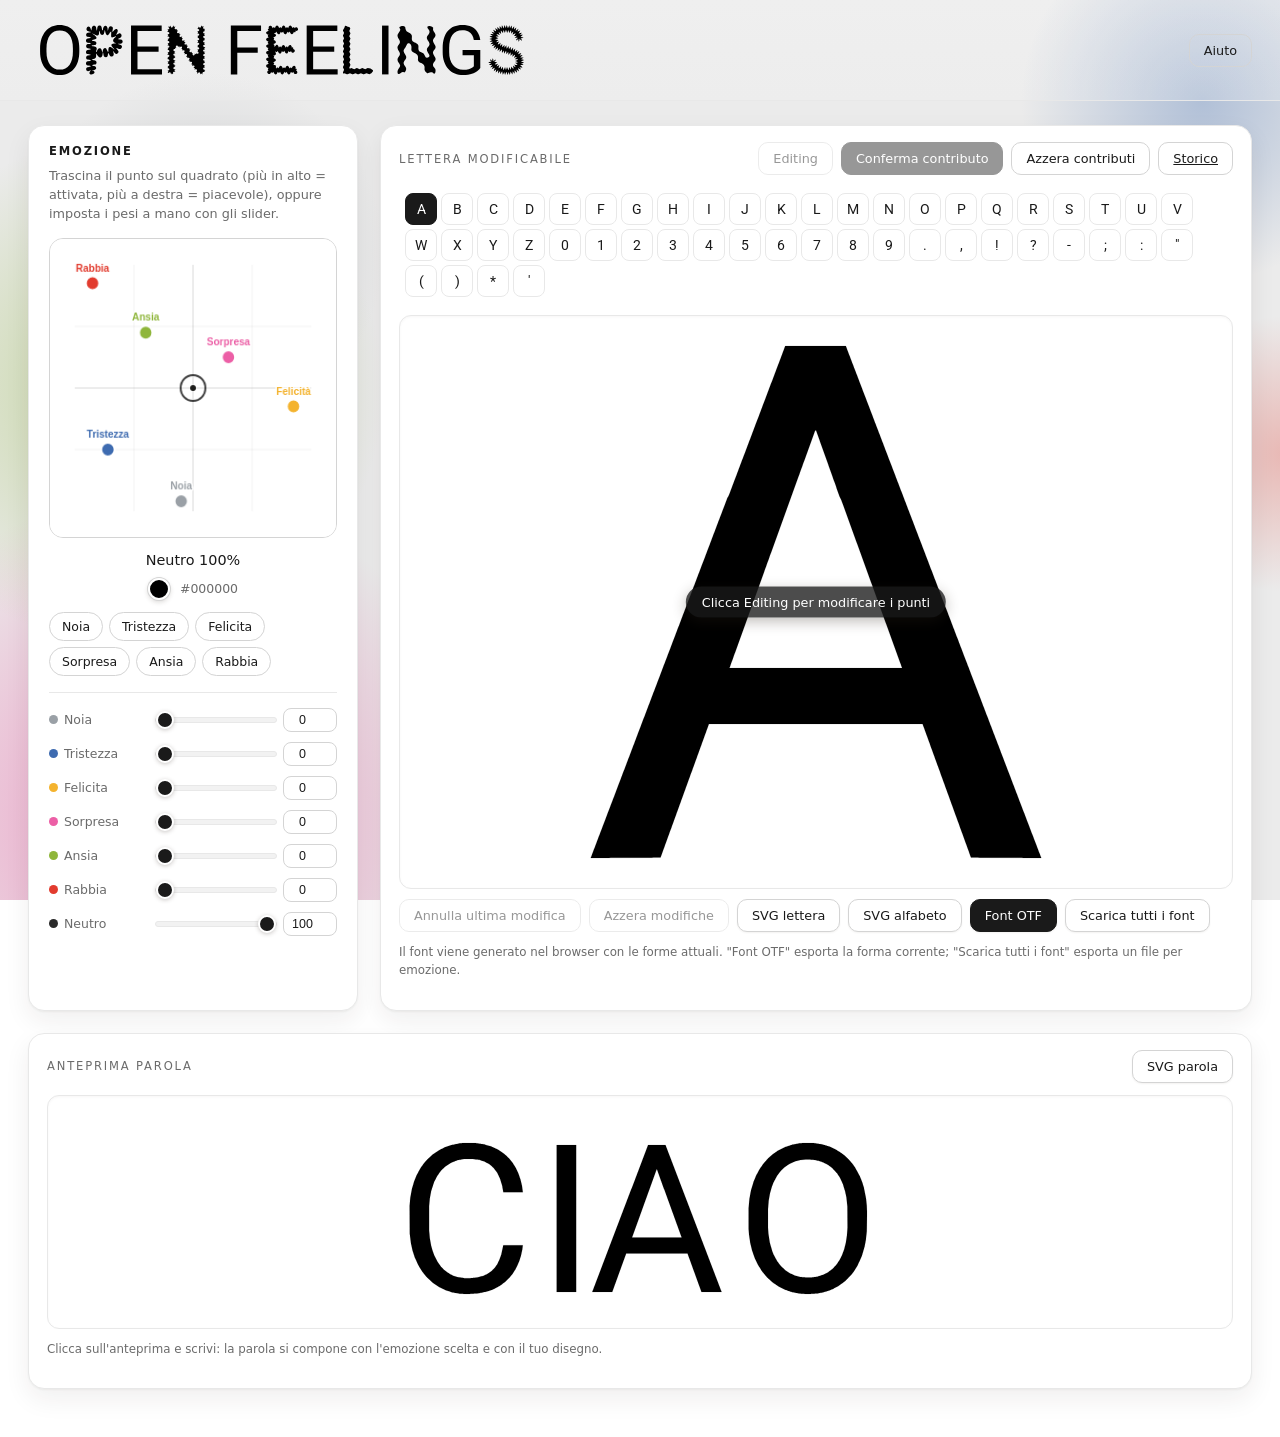
<file: index.html>
<!doctype html>
<html lang="it">
<head>
  <meta charset="utf-8" />
  <meta name="viewport" content="width=device-width, initial-scale=1" />
  <title>Open Feelings</title>
  <link rel="preconnect" href="https://fonts.googleapis.com" />
  <link rel="preconnect" href="https://fonts.gstatic.com" crossorigin />
  <link href="https://fonts.googleapis.com/css2?family=Fraunces:opsz,wght@9..144,500;9..144,600;9..144,700&display=swap" rel="stylesheet" />
  <link href="https://fonts.googleapis.com/css2?family=Roboto:wght@400;500;700&display=swap" rel="stylesheet" />
  <link rel="stylesheet" href="css/style.css" />
</head>
<body>
  <canvas id="mesh" aria-hidden="true"></canvas>
  <header class="topbar">
    <div class="topbar-inner">
      <picture>
        <source media="(max-width: 980px)" srcset="logo/Senza%20titolo-3.svg">
        <img src="logo/Senza%20titolo-2.svg" alt="Logo" class="topbar-logo" />
      </picture>
    </div>
    <div class="topbar-actions">
      <button id="btnHelp" class="btn ghost" type="button" aria-label="Come funziona l'app">Aiuto</button>
    </div>
  </header>

  <main class="layout editor-layout">
    <div class="card area-emo">
      <h2>Emozione</h2>
      <p class="hint">Trascina il punto sul quadrato (più in alto = attivata, più a destra = piacevole), oppure imposta i pesi a mano con gli slider.</p>
      <div class="pad-wrap">
        <canvas id="pad" width="300" height="300" aria-label="Quadrato delle emozioni: valenza per attivazione"></canvas>
        <div id="pad-readout" class="readout"></div>
      </div>
      <div class="color-readout" aria-live="polite">
        <span class="swatch" id="color-swatch"></span>
        <span id="color-hex" class="color-hex">—</span>
      </div>
      <div class="chip-row" id="emotion-chips"></div>
      <hr class="card-divider" />
      <div class="weight-list" id="weight-sliders"></div>
    </div>

    <div class="card stage-card area-let">
      <div class="stage-toolbar">
        <span class="stage-title">Lettera modificabile</span>
        <div class="toolbar-actions">
          <button id="btnEditing" class="btn ghost" type="button" aria-pressed="false">Editing</button>
          <button id="btnContribute" class="btn primary" type="button">Conferma contributo</button>
          <button id="btnCommunity" class="btn ghost" type="button" aria-label="Cancella tutti i contributi salvati">Azzera contributi</button>
          <a id="btnHistory" class="btn ghost" href="storico.html">Storico</a>
        </div>
      </div>
      <div class="letter-palette" id="letter-palette"></div>
      <div class="canvas-frame" id="canvas-frame">
        <canvas id="editor" width="720" height="560" aria-label="Lettera modificabile: scegli un'emozione, poi attiva Editing per spostare i punti"></canvas>
        <div class="editor-hint" id="editor-hint">Scegli un'emozione, poi clicca Editing per modificare i punti</div>
        <span class="fullscreen-label">Tocca per uscire</span>
        <button id="btnFullscreen" class="fullscreen-btn" type="button" aria-label="Schermo intero">
          <svg width="20" height="20" viewBox="0 0 24 24" fill="none" stroke="currentColor" stroke-width="2" stroke-linecap="round" stroke-linejoin="round"><path d="M8 3H5a2 2 0 0 0-2 2v3"/><path d="M21 8V5a2 2 0 0 0-2-2h-3"/><path d="M3 16v3a2 2 0 0 0 2 2h3"/><path d="M16 21h3a2 2 0 0 0 2-2v-3"/></svg>
        </button>
      </div>
      <div class="btn-row tools-actions">
        <button id="btnUndo" class="btn ghost" type="button" aria-label="Annulla l'ultima modifica">Annulla ultima modifica</button>
        <button id="btnReset" class="btn ghost" type="button" aria-label="Azzera le modifiche">Azzera modifiche</button>
        <button id="btnSvgLetter" class="btn" type="button">SVG lettera</button>
        <button id="btnSvgAlphabet" class="btn" type="button">SVG alfabeto</button>
        <button id="btnFont" class="btn primary" type="button">Font OTF</button>
        <button id="btnFontAll" class="btn" type="button">Scarica tutti i font</button>
      </div>
      <p class="hint small">Il font viene generato nel browser con le forme attuali. "Font OTF" esporta la forma corrente; "Scarica tutti i font" esporta un file per emozione.</p>
    </div>

    <div class="card stage-card area-scr">
      <div class="stage-toolbar">
        <span class="stage-title">Anteprima parola</span>
        <div class="toolbar-actions">
          <button id="btnSvgWord" class="btn" type="button">SVG parola</button>
        </div>
      </div>
      <div class="canvas-frame preview-frame">
        <canvas id="preview" width="900" height="220" aria-label="Anteprima della parola scritta"></canvas>
        <input type="text" id="word-input" class="word-overlay" value="CIAO" maxlength="40" aria-label="Scrivi la parola da anteprime" />
      </div>
      <p class="hint small">Clicca sull'anteprima e scrivi: la parola si compone con l'emozione scelta e con il tuo disegno.</p>
    </div>
  </main>

  <dialog id="helpDialog" class="dialog">
    <div class="dialog-inner">
      <h2>Come funziona</h2>
      <ol>
        <li><b>Emozione</b>: trascina il punto sul quadrato (valenza × attivazione) o tocca una delle sei emozioni.</li>
        <li><b>Modifica</b>: seleziona un'emozione al 100%, attiva Editing e sposta i punti condivisi della lettera in modo controllato.</li>
        <li><b>Contribuisci</b>: conferma il contributo: si salva sull'emozione in cui ti trovi e si somma alla media di quelli già salvati sul computer.</li>
        <li><b>Scrivi</b>: componi una parola con la forma corrente.</li>
        <li><b>Esporta</b>: scarica la lettera o la parola in SVG, o il font OTF con tutte le forme attuali.</li>
      </ol>
      <p class="hint">Il sistema dei punti condivisi mantiene la fedeltà al segno originale: il gesto libero diventa uno spostamento misurato dei punti.</p>
      <button class="btn primary" id="btnCloseHelp" type="button">Chiudi</button>
    </div>
  </dialog>
  <script src="js/app.js"></script>
  <div id="toast" class="toast" role="status" aria-live="polite"></div>
</body>
</html>
</file>
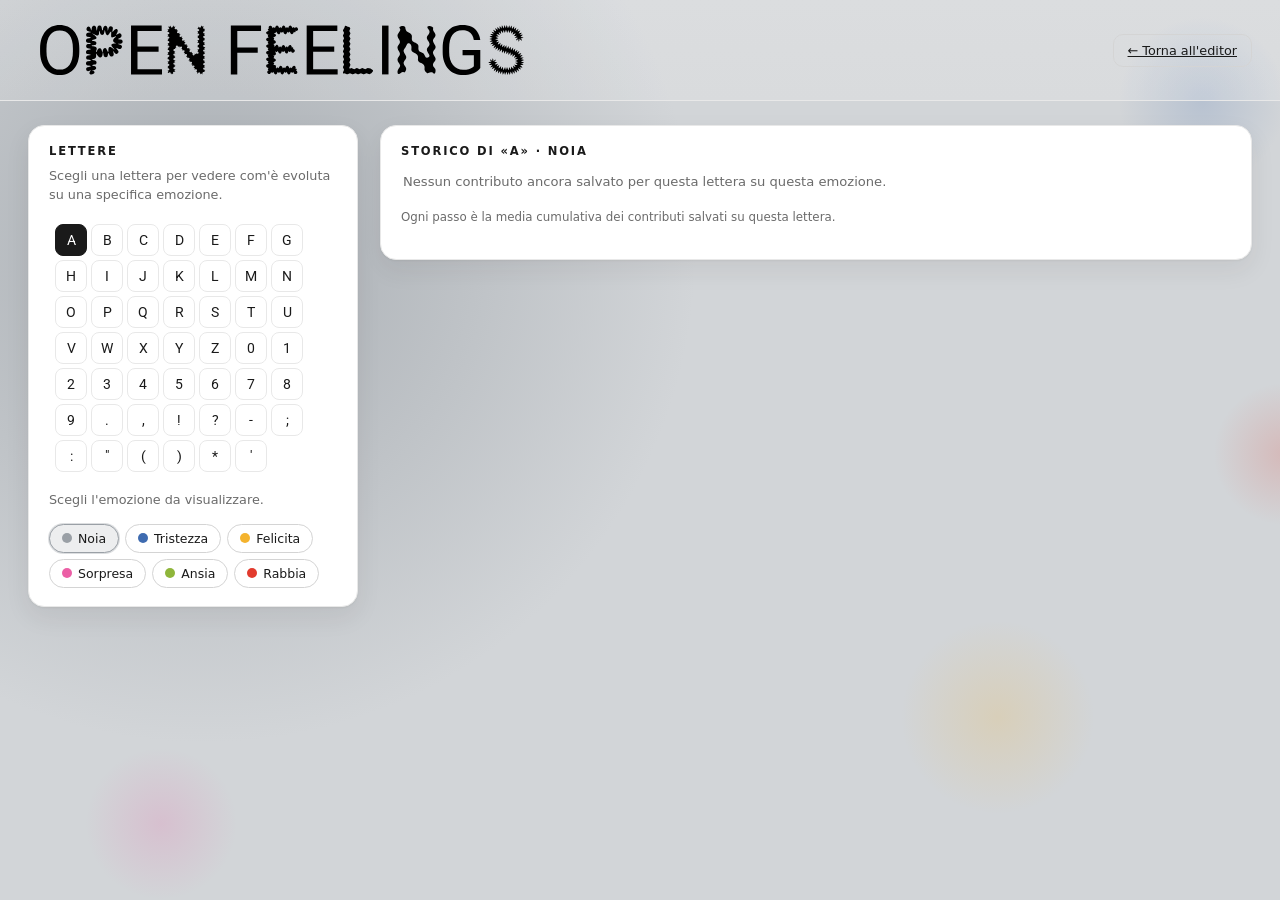
<file: storico.html>
<!doctype html>
<html lang="it">
<head>
  <meta charset="utf-8" />
  <meta name="viewport" content="width=device-width, initial-scale=1" />
  <title>Open Feelings · Storico dei contributi</title>
  <link rel="preconnect" href="https://fonts.googleapis.com" />
  <link rel="preconnect" href="https://fonts.gstatic.com" crossorigin />
  <link href="https://fonts.googleapis.com/css2?family=Fraunces:opsz,wght@9..144,500;9..144,600;9..144,700&display=swap" rel="stylesheet" />
  <link href="https://fonts.googleapis.com/css2?family=Roboto:wght@400;500;700&display=swap" rel="stylesheet" />
  <link rel="stylesheet" href="css/style.css" />
</head>
<body class="history-page">
  <canvas id="mesh" aria-hidden="true"></canvas>
  <header class="topbar">
    <div class="topbar-inner">
      <picture>
        <source media="(max-width: 980px)" srcset="logo/Senza%20titolo-3.svg">
        <img src="logo/Senza%20titolo-2.svg" alt="Logo" class="topbar-logo" />
      </picture>
    </div>
    <div class="topbar-actions">
      <a class="btn ghost" href="index.html" aria-label="Torna all'editor">← Torna all'editor</a>
    </div>
  </header>

  <main class="layout">
    <section class="panel controls">
      <div class="card">
        <h2>Lettere</h2>
        <p class="hint">Scegli una lettera per vedere com'è evoluta su una specifica emozione.</p>
        <div class="letter-palette" id="history-letters"></div>
        <p class="hint">Scegli l'emozione da visualizzare.</p>
        <div class="chip-row" id="history-emotions"></div>
      </div>
    </section>
    <section class="panel stage">
      <div class="card">
        <h2 id="history-heading">Storico</h2>
        <div class="history-list" id="history-list"></div>
        <p class="hint small">Ogni passo è la media cumulativa dei contributi salvati su questa lettera.</p>
      </div>
    </section>
  </main>

  <script src="js/app.js"></script>
  <script src="js/storico.js"></script>
</body>
</html>
</file>
<file: css/style.css>
:root {
  --paper: #ffffff;
  --paper-deep: #f2f2f2;
  --card: #ffffff;
  --ink: #1a1a1a;
  --ink-soft: #6b6b6b;
  --line: #e8e8e8;
  --line-strong: #d4d4d4;
  --accent: #1a1a1a;
  --accent-deep: #000000;
  --radius: 16px;
  --shadow: 0 1px 2px rgba(43, 33, 24, .05), 0 10px 26px rgba(43, 33, 24, .07);
  --shadow-lift: 0 2px 4px rgba(43, 33, 24, .06), 0 16px 34px rgba(43, 33, 24, .10);
  --font-display: "Fraunces", Georgia, "Times New Roman", serif;
  --font-ui: "Segoe UI", system-ui, -apple-system, sans-serif;
  --font-letter: "Roboto", sans-serif;
  /* identità emozionale */
  --noia: #9AA0A6;
  --tristezza: #3E6BB0;
  --felicita: #F4B32E;
  --sorpresa: #EC5FA6;
  --ansia: #8FB63B;
  --rabbia: #E23B2E;
  font-size: 16px;
}
* { box-sizing: border-box; }
html, body { margin: 0; padding: 0; background: var(--paper); color: var(--ink); }
body {
  font-family: var(--font-ui);
  -webkit-font-smoothing: antialiased;
  min-height: 100vh;
  background: transparent;
  overflow-x: hidden;
}
#mesh { position: fixed; inset: 0; z-index: -1; }

/* ---------- topbar ---------- */
.topbar {
  display: flex;
  align-items: center;
  justify-content: space-between;
  gap: 16px;
  padding: 10px 28px;
  background: linear-gradient(180deg, rgba(255,255,255,0.2) 0%, rgba(245,245,245,0.2) 100%);
  border-bottom: 1px solid var(--line);
}
.eyebrow {
  margin: 0 0 2px;
  font-size: .7rem;
  text-transform: uppercase;
  letter-spacing: .22em;
  color: var(--accent);
  font-weight: 700;
}
.topbar h1 {
  margin: 0;
  font-family: var(--font-display);
  font-weight: 600;
  font-size: 1.7rem;
  letter-spacing: .005em;
  line-height: 1.1;
}
.topbar h1 span { color: var(--accent); font-style: italic; font-weight: 500; }
.subtitle { margin: 6px 0 0; color: var(--ink-soft); font-size: .84rem; }
.topbar-inner { flex: 1; }
.topbar-logo { height: 80px; width: auto; max-width: 100%; display: block; }
.topbar-actions { display: flex; gap: 8px; flex: none; }

/* ---------- layout ---------- */
.layout {
  display: grid;
  grid-template-columns: 330px 1fr;
  gap: 22px;
  padding: 24px 28px 48px;
  max-width: 1300px;
  margin: 0 auto;
}
.editor-layout {
  grid-template-columns: 330px 1fr;
  grid-template-areas:
    "emo let"
    "scr scr";
}
.area-emo { grid-area: emo; }
.area-let { grid-area: let; }
.area-scr { grid-area: scr; }
@media (max-width: 980px) {
  .layout { grid-template-columns: 1fr; }
  .editor-layout {
    grid-template-columns: 1fr;
    grid-template-areas:
      "emo"
      "let"
      "scr";
  }
}
@media (max-width: 640px) {
  .topbar { padding: 8px 14px; }
  .topbar h1 { font-size: 1.2rem; }
  .layout { padding: 14px 12px 32px; gap: 14px; }
  .card { padding: 14px 14px; }
  .stage-toolbar { flex-direction: column; align-items: flex-start; }
  .toolbar-actions { width: 100%; }
  .toolbar-actions .btn, .toolbar-actions .btn.ghost { font-size: .72rem; padding: 6px 10px; }
  .btn-row .btn { font-size: .72rem; padding: 6px 10px; }
  #pad { width: 240px; height: 240px; }
  .weight-row { grid-template-columns: 80px 1fr 44px; }
}

.panel { display: flex; flex-direction: column; gap: 18px; }

.card {
  background: var(--card);
  border: 1px solid var(--line);
  border-radius: var(--radius);
  box-shadow: var(--shadow);
  padding: 18px 20px;
  transition: box-shadow .18s ease, transform .08s ease;
}
.card:hover { box-shadow: var(--shadow-lift); }
.card h2 {
  margin: 0 0 8px;
  font-size: .72rem;
  text-transform: uppercase;
  letter-spacing: .16em;
  color: var(--ink);
  display: flex;
  align-items: center;
  gap: 8px;
}
.hint { margin: 0 0 14px; color: var(--ink-soft); font-size: .8rem; line-height: 1.5; }
.hint.small { font-size: .74rem; margin-top: 12px; }
.card-divider { border: 0; border-top: 1px solid var(--line); margin: 16px 0 14px; }

/* ---------- pad ---------- */
.pad-wrap { text-align: center; }
#pad {
  width: 300px;
  height: 300px;
  max-width: 100%;
  border: 1px solid var(--line-strong);
  border-radius: 14px;
  background: #fff;
  cursor: crosshair;
  touch-action: none;
  box-shadow: inset 0 1px 3px rgba(43,33,24,.05);
}
.readout {
  margin-top: 10px;
  font-size: .9rem;
  color: var(--ink);
  text-align: center;
}
.readout b { font-weight: 700; }
.readout.small { font-size: .78rem; color: var(--ink-soft); text-align: left; margin-top: 10px; }

/* swatch colore vivo */
.color-readout {
  display: flex;
  align-items: center;
  justify-content: center;
  gap: 10px;
  margin-top: 10px;
  font-size: .78rem;
  color: var(--ink-soft);
}
.swatch {
  width: 22px;
  height: 22px;
  border-radius: 50%;
  background: #ddd;
  border: 2px solid #fff;
  box-shadow: 0 0 0 1px var(--line-strong), 0 2px 5px rgba(43,33,24,.18);
  transition: background .15s ease;
}
.color-hex { font-variant-numeric: tabular-nums; }

/* ---------- chips ---------- */
.chip-row { display: flex; flex-wrap: wrap; gap: 6px; margin-top: 12px; }
.chip {
  border: 1px solid var(--line-strong);
  background: #fff;
  border-radius: 999px;
  padding: 6px 12px;
  font-size: .78rem;
  cursor: pointer;
  color: var(--ink);
  display: inline-flex;
  align-items: center;
  gap: 6px;
  transition: transform .08s ease, box-shadow .12s ease, background .12s ease, border-color .12s ease;
}
.chip:hover {
  transform: translateY(-1px);
  box-shadow: var(--shadow);
  border-color: color-mix(in srgb, var(--c) 55%, var(--line-strong));
  background: color-mix(in srgb, var(--c) 10%, #fff);
}
.chip .dot { width: 10px; height: 10px; border-radius: 50%; display: inline-block; flex: none; }
.chip.active {
  background: color-mix(in srgb, var(--c) 18%, #fff);
  border-color: var(--c);
  box-shadow: 0 0 0 1px color-mix(in srgb, var(--c) 35%, transparent);
}

/* ---------- fields ---------- */
.field { display: block; margin-bottom: 14px; }
.field span { display: flex; justify-content: space-between; font-size: .8rem; margin-bottom: 5px; color: var(--ink-soft); }
.field b { color: var(--ink); }

/* slider custom */
input[type="range"] {
  -webkit-appearance: none;
  appearance: none;
  width: 100%;
  height: 22px;
  background: transparent;
  cursor: pointer;
}
input[type="range"]::-webkit-slider-runnable-track {
  height: 6px;
  border-radius: 999px;
  background: var(--paper-deep);
  border: 1px solid var(--line);
}
input[type="range"]::-webkit-slider-thumb {
  -webkit-appearance: none;
  appearance: none;
  width: 18px;
  height: 18px;
  margin-top: -7px;
  border-radius: 50%;
  background: var(--accent);
  border: 2px solid #fff;
  box-shadow: 0 1px 4px rgba(43,33,24,.25);
  transition: transform .1s ease;
}
input[type="range"]::-webkit-slider-thumb:hover { transform: scale(1.12); }
input[type="range"]::-moz-range-track {
  height: 6px;
  border-radius: 999px;
  background: var(--paper-deep);
  border: 1px solid var(--line);
}
input[type="range"]::-moz-range-thumb {
  width: 15px;
  height: 15px;
  border-radius: 50%;
  background: var(--accent);
  border: 2px solid #fff;
  box-shadow: 0 1px 4px rgba(43,33,24,.25);
}

/* ---------- slider percentuali ---------- */
.weight-list { display: flex; flex-direction: column; gap: 8px; }
.weight-row {
  display: grid;
  grid-template-columns: 96px 1fr 54px;
  align-items: center;
  gap: 8px;
  font-size: .78rem;
}
.weight-name { display: flex; align-items: center; gap: 6px; color: var(--ink-soft); }
.weight-name .dot { width: 9px; height: 9px; border-radius: 50%; display: inline-block; flex: none; }
.weight-row input[type="range"] { accent-color: var(--accent); }
.weight-num {
  width: 54px;
  padding: 4px 6px;
  border: 1px solid var(--line-strong);
  border-radius: 8px;
  background: #fff;
  color: var(--ink);
  font-size: .78rem;
  text-align: center;
}

/* ---------- buttons ---------- */
.btn {
  appearance: none;
  border: 1px solid var(--line-strong);
  background: #fff;
  color: var(--ink);
  border-radius: 10px;
  padding: 8px 14px;
  font-size: .8rem;
  font-family: var(--font-ui);
  cursor: pointer;
  transition: background .12s ease, transform .08s ease, box-shadow .12s ease, border-color .12s ease;
  box-shadow: 0 1px 2px rgba(43,33,24,.06);
}
.btn:hover { background: #f5f5f5; box-shadow: var(--shadow); }
.btn:active { transform: translateY(1px); box-shadow: 0 0 0 rgba(0,0,0,0); }
.btn.primary {
  background: var(--accent);
  color: #fff;
  border-color: var(--accent);
}
.btn.primary:hover { background: var(--accent-deep); border-color: var(--accent-deep); }
.btn.ghost { background: transparent; box-shadow: none; }
.btn.ghost:hover { background: rgba(43,33,24,.05); }
.btn:disabled {
  opacity: .45;
  cursor: not-allowed;
  box-shadow: none;
  transform: none;
}
.btn:disabled:hover { background: #fff; }
.btn.primary:disabled:hover { background: var(--accent); }
.btn-row { display: flex; gap: 8px; flex-wrap: wrap; }
.btn-row.wrap { gap: 8px; }

/* ---------- inputs ---------- */
.text-input {
  width: 100%;
  padding: 11px 12px;
  font-size: 1.05rem;
  border: 1px solid var(--line-strong);
  border-radius: 10px;
  background: #fff;
  color: var(--ink);
  letter-spacing: .02em;
  font-family: var(--font-ui);
}
.text-input:focus, .weight-num:focus {
  outline: none;
  border-color: var(--accent);
  box-shadow: 0 0 0 3px color-mix(in srgb, var(--accent) 22%, transparent);
}

/* ---------- stage ---------- */
.stage-card { padding: 16px 18px; display: flex; flex-direction: column; }
.stage-toolbar { display: flex; align-items: center; justify-content: space-between; gap: 12px; margin-bottom: 12px; flex-wrap: wrap; }
.stage-title {
  font-size: .72rem;
  text-transform: uppercase;
  letter-spacing: .16em;
  color: var(--ink-soft);
  display: flex;
  align-items: center;
  gap: 8px;
}
.letter-palette { display: flex; flex-wrap: wrap; gap: 4px; max-width: 100%; margin-bottom: 12px; overflow: visible; padding: 6px; }
.letter-palette button,
.letter-chip {
  position: relative;
  min-width: 32px;
  height: 32px;
  padding: 0 6px;
  border: 1px solid var(--line);
  background: #fff;
  border-radius: 8px;
  font-size: .88rem;
  color: var(--ink);
  cursor: pointer;
  font-family: var(--font-letter);
  transition: background .1s ease, transform .08s ease, border-color .1s ease;
}
.letter-palette button:hover,
.letter-chip:hover { background: #f5f5f5; border-color: var(--line-strong); transform: translateY(-1px); }
.letter-palette button.active,
.letter-chip.active { background: var(--ink); color: #fff; border-color: var(--ink); }
.letter-badge {
  position: absolute;
  top: -6px;
  right: -6px;
  min-width: 16px;
  height: 16px;
  padding: 0 4px;
  border-radius: 999px;
  background: var(--accent);
  color: #fff;
  font-size: .62rem;
  font-weight: 700;
  line-height: 16px;
  text-align: center;
  font-family: var(--font-ui);
  box-shadow: 0 1px 3px rgba(43,33,24,.25);
  display: none;
}
.letter-badge.show { display: block; }

.canvas-frame {
  position: relative;
  display: flex;
  justify-content: center;
  align-items: center;
  flex: 1;
  background: #fff;
  border: 1px solid var(--line);
  border-radius: 12px;
  padding: 6px;
  box-shadow: inset 0 1px 3px rgba(43,33,24,.04);
}
.preview-frame { position: relative; }
.word-overlay {
  position: absolute;
  inset: 6px;
  background: transparent;
  border: 0;
  color: transparent;
  caret-color: transparent;
  text-align: center;
  letter-spacing: .3em;
  font-size: 1.6rem;
  font-family: var(--font-ui);
  outline: none;
}
.word-overlay::selection { background: transparent; }
#editor, #preview { max-width: 100%; height: auto; display: block; touch-action: none; }
#editor { background: #fff; border-radius: 9px; }
#preview { background: #fff; border-radius: 9px; }

/* fullscreen button */
.fullscreen-btn {
  display: none;
  position: absolute;
  bottom: 12px;
  right: 12px;
  z-index: 10;
  width: 36px;
  height: 36px;
  border-radius: 8px;
  border: 1px solid var(--line-strong);
  background: rgba(255,255,255,.85);
  color: var(--ink);
  cursor: pointer;
  align-items: center;
  justify-content: center;
  box-shadow: 0 2px 6px rgba(43,33,24,.15);
  transition: background .12s ease, transform .08s ease;
  backdrop-filter: blur(4px);
}
.fullscreen-btn:hover { background: #fff; transform: scale(1.08); }
@media (max-width: 980px) {
  .fullscreen-btn { display: flex; }
}

/* fullscreen state — class-based for mobile compat */
.canvas-frame.is-fullscreen {
  position: fixed;
  inset: 0;
  z-index: 9999;
  background: #1a1a1a;
  padding: 0;
  margin: 0;
  border: 0;
  border-radius: 0;
  box-shadow: none;
  display: flex;
  align-items: center;
  justify-content: center;
  flex-direction: column;
}
.canvas-frame.is-fullscreen #editor {
  border-radius: 4px;
  background: #fff;
}
.canvas-frame.is-fullscreen .fullscreen-btn {
  position: fixed;
  bottom: 20px;
  right: 20px;
  z-index: 10000;
  width: 44px;
  height: 44px;
  background: rgba(255,255,255,.9);
  border-color: rgba(255,255,255,.3);
  display: flex;
}
.canvas-frame.is-fullscreen .editor-hint { display: none; }
.canvas-frame.is-fullscreen .fullscreen-label {
  display: block;
  position: fixed;
  bottom: 74px;
  right: 20px;
  z-index: 10000;
  color: rgba(255,255,255,.7);
  font-size: .72rem;
  font-family: var(--font-ui);
  pointer-events: none;
}
.fullscreen-label { display: none; }

/* export sotto la lettera */
.export-row { display: flex; flex-wrap: wrap; gap: 8px; margin-top: 12px; }
.tools-actions { margin-top: 10px; }
.toolbar-actions { display: flex; align-items: center; gap: 8px; flex-wrap: wrap; }
.btn.active {
  background: var(--accent);
  color: #fff;
  border-color: var(--accent);
}
.btn.active:hover { background: var(--accent-deep); border-color: var(--accent-deep); }

/* hint editor */
.editor-hint {
  position: absolute;
  top: 50%;
  left: 50%;
  transform: translate(-50%, -50%);
  padding: 8px 16px;
  border-radius: 999px;
  background: color-mix(in srgb, var(--ink) 78%, transparent);
  color: #fff;
  font-size: .8rem;
  pointer-events: none;
  opacity: 1;
  transition: opacity .3s ease;
  box-shadow: 0 4px 14px rgba(43,33,24,.3);
}
.editor-hint.hidden { opacity: 0; }

/* ---------- toast ---------- */
.toast {
  position: fixed;
  left: 50%;
  bottom: 28px;
  transform: translate(-50%, 16px);
  background: var(--ink);
  color: #fff;
  padding: 11px 20px;
  border-radius: 12px;
  font-size: .82rem;
  box-shadow: 0 10px 30px rgba(43,33,24,.3);
  opacity: 0;
  pointer-events: none;
  transition: opacity .25s ease, transform .25s ease;
  z-index: 100;
  max-width: 86vw;
  text-align: center;
}
.toast.show { opacity: 1; transform: translate(-50%, 0); }

/* ---------- dialog ---------- */
.dialog { border: 0; padding: 0; background: transparent; max-width: 480px; }
.dialog::backdrop { background: rgba(43,33,24,.4); backdrop-filter: blur(3px); }
.dialog-inner {
  background: var(--card);
  border: 1px solid var(--line);
  border-radius: var(--radius);
  box-shadow: 0 24px 70px rgba(0,0,0,.28);
  padding: 26px 28px;
}
.dialog-inner h2 { margin: 0 0 14px; font-family: var(--font-display); font-weight: 600; font-size: 1.3rem; }
.dialog-inner ol { margin: 0 0 16px; padding-left: 20px; line-height: 1.7; font-size: .9rem; }
.dialog-inner .hint { margin: 0 0 18px; }

/* ---------- storico ---------- */
.dialog-head { display: flex; align-items: center; justify-content: space-between; gap: 12px; margin-bottom: 14px; }
.dialog-head h2 { margin: 0; font-family: var(--font-display); font-weight: 600; font-size: 1.25rem; }
.history-list { display: flex; flex-wrap: wrap; gap: 12px; max-height: 58vh; overflow-y: auto; padding: 2px; }
.history-step { margin: 0; text-align: center; }
.history-step canvas {
  width: 118px;
  height: 118px;
  border: 1px solid var(--line);
  border-radius: 10px;
  background: #fff;
  display: block;
}
.history-step figcaption { margin-top: 6px; font-size: .72rem; color: var(--ink-soft); }
.history-step.current canvas { border-color: var(--accent); box-shadow: 0 0 0 2px color-mix(in srgb, var(--accent) 25%, transparent); }
.history-step.current figcaption { color: var(--accent); font-weight: 600; }
.history-empty { font-size: .82rem; color: var(--ink-soft); margin: 6px 0; }

/* Pagina storico separata */
.history-page .history-list { max-height: none; overflow: visible; }
.history-page .stage { min-width: 0; }

/* ---------- feedback ---------- */
.error { color: #b3261e; font-size: .82rem; margin-top: 10px; }
.readout.warn { color: #9a6700; }
.readout.ok { color: #2e7d32; font-weight: 600; }

/* ---------- accessibilità ---------- */
:focus-visible {
  outline: 2px solid var(--accent);
  outline-offset: 2px;
  border-radius: 4px;
}
button { font-family: var(--font-ui); }

/* scrollbar */
::-webkit-scrollbar { width: 10px; height: 10px; }
::-webkit-scrollbar-track { background: transparent; }
::-webkit-scrollbar-thumb {
  background: var(--line-strong);
  border-radius: 999px;
  border: 2px solid var(--paper);
}
::-webkit-scrollbar-thumb:hover { background: #b0b0b0; }
</file>
